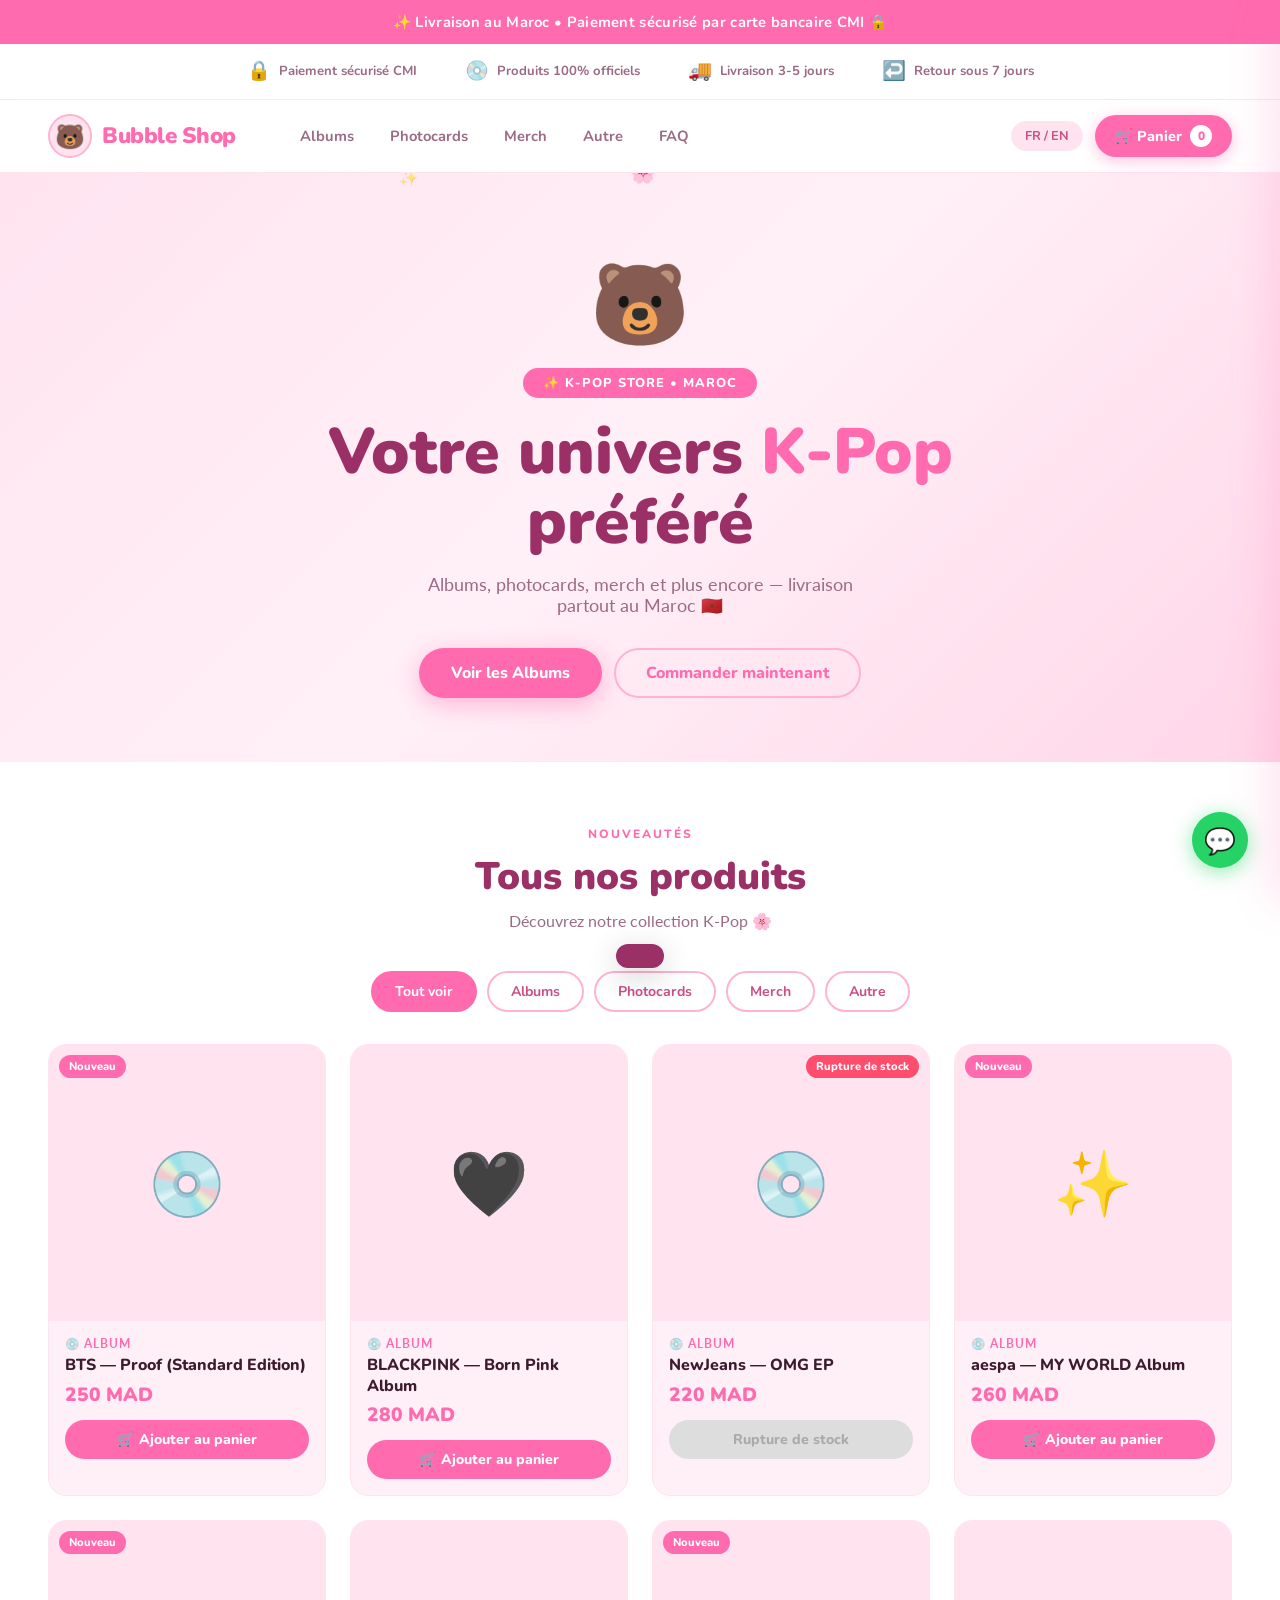
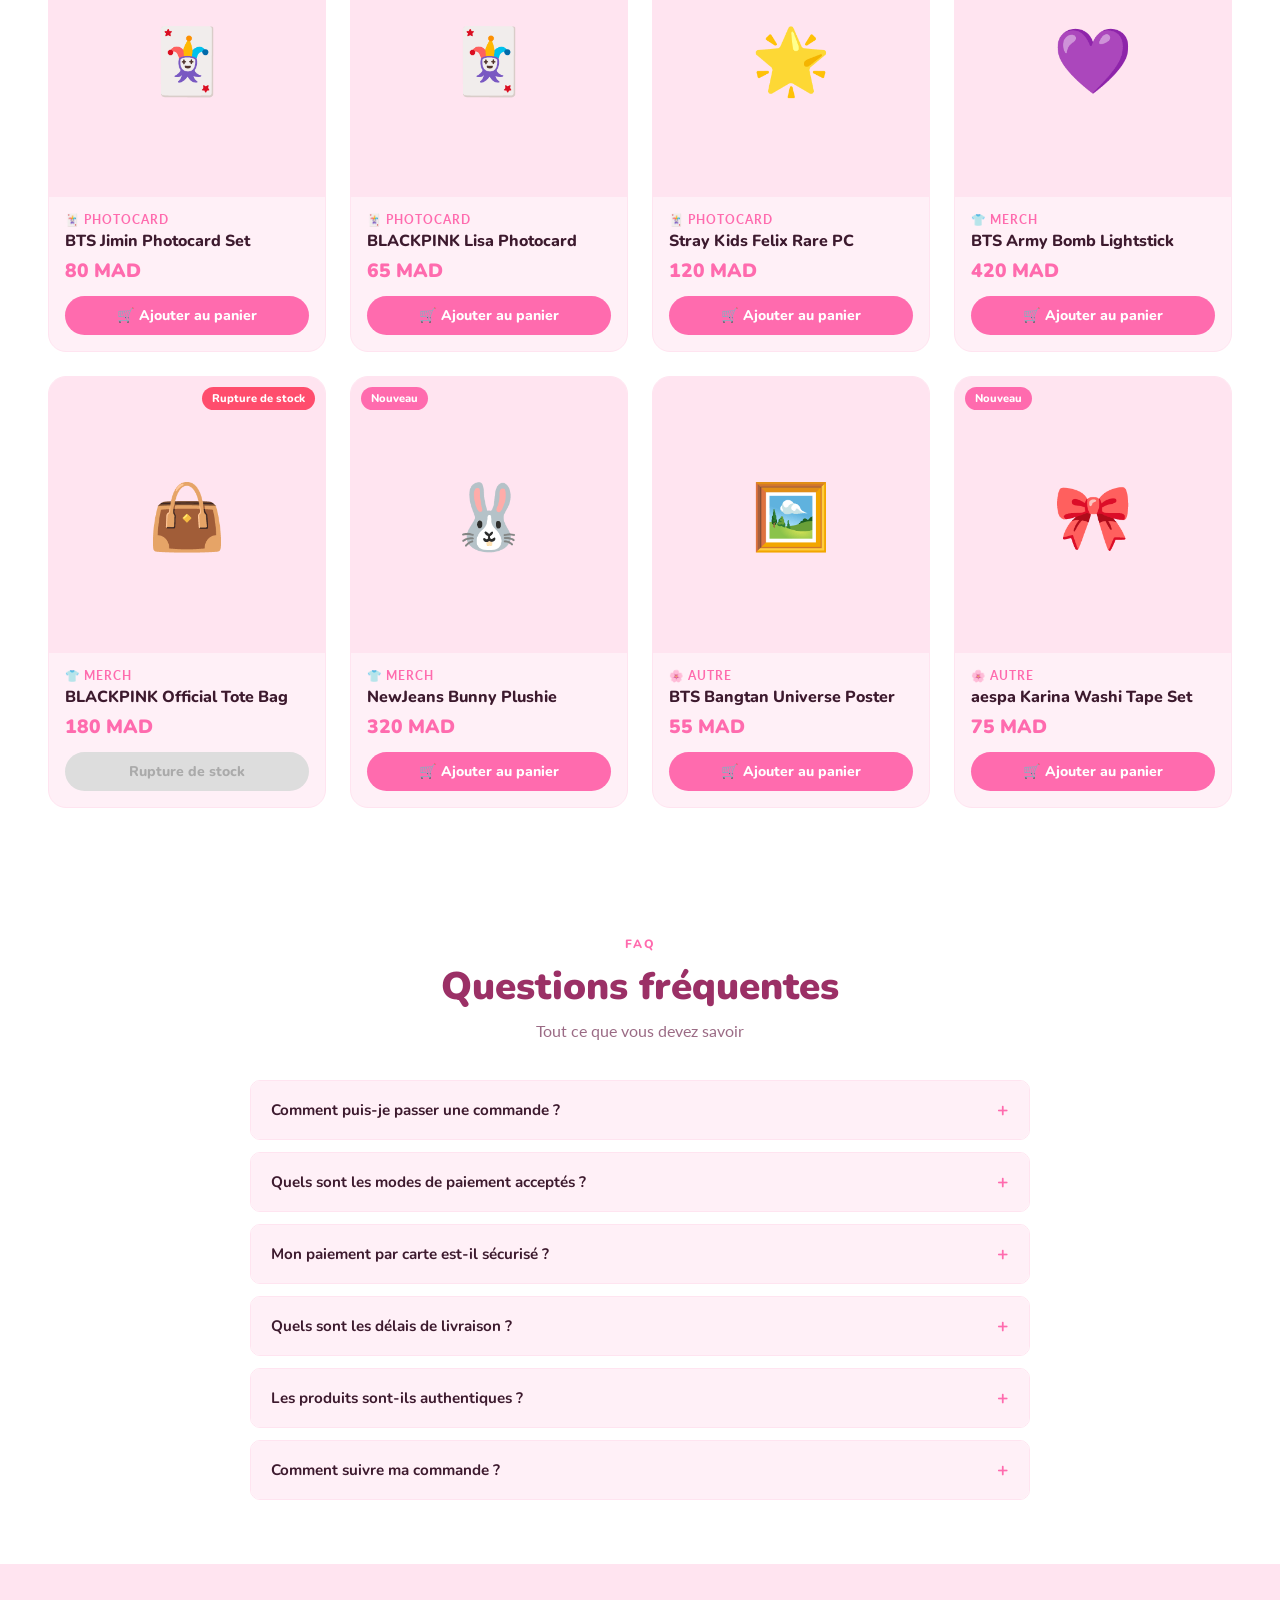
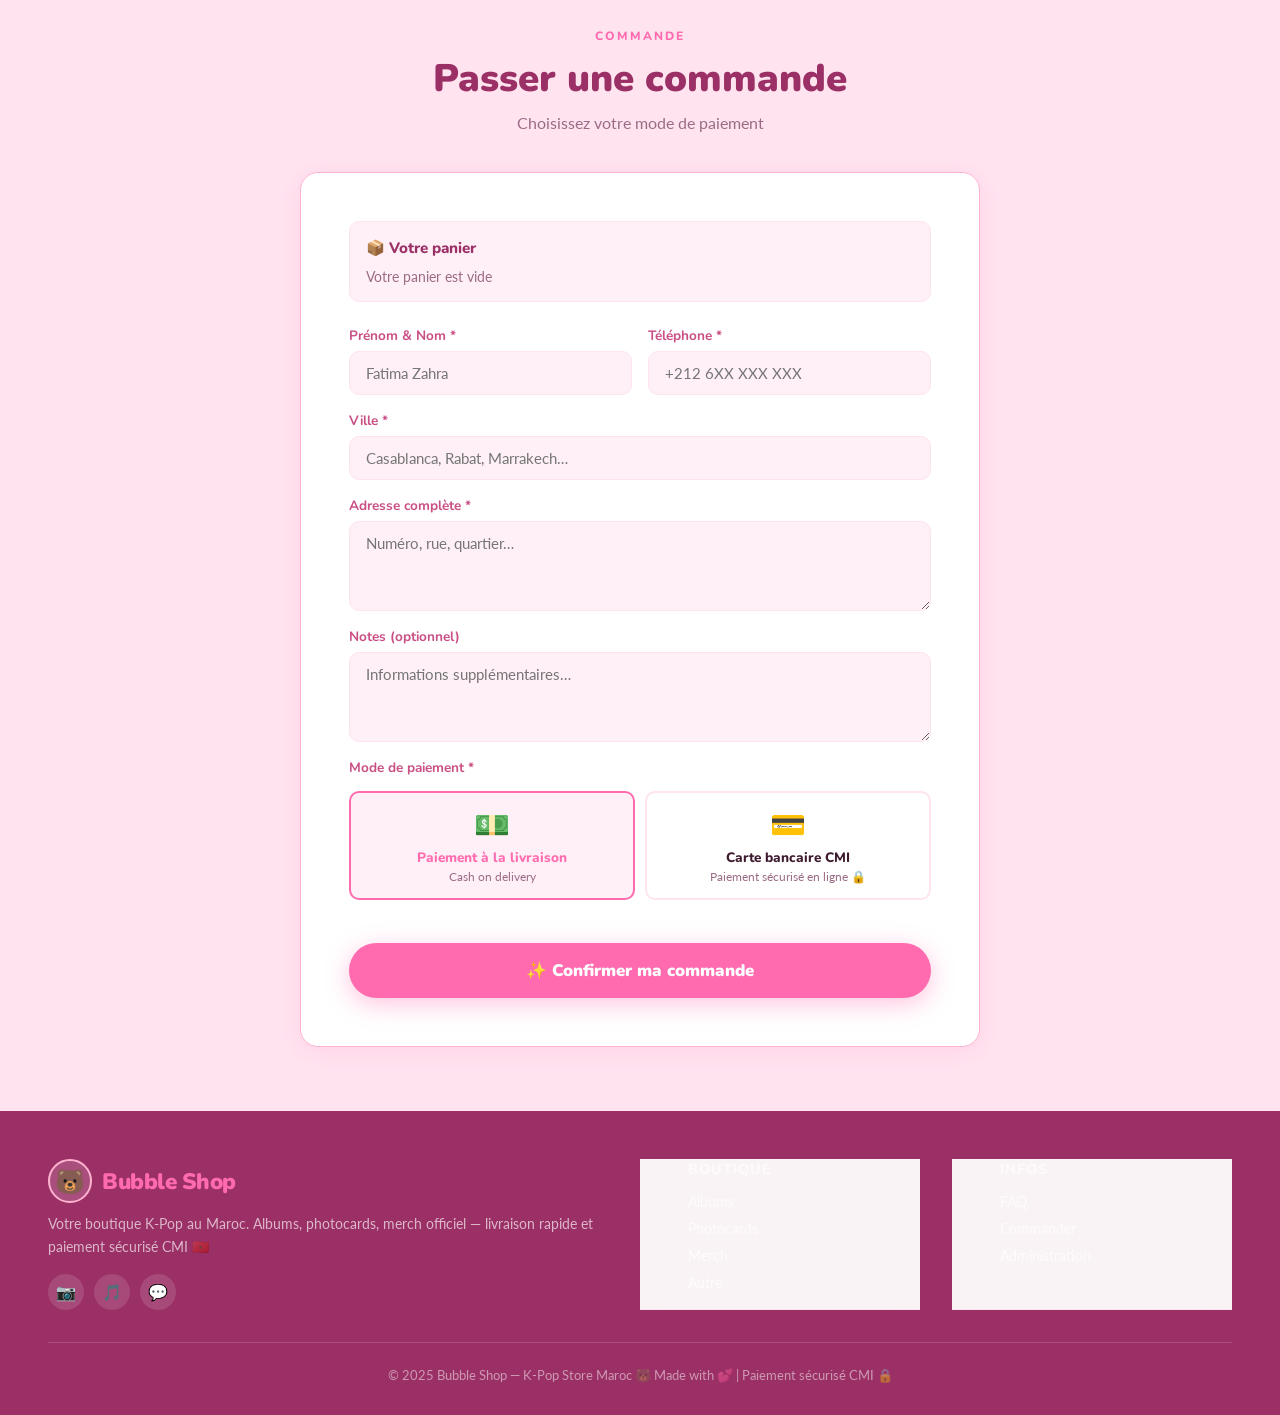
<file: index (1).html>
<!DOCTYPE html>
<html lang="fr">
<head>
<meta charset="UTF-8">
<meta name="viewport" content="width=device-width, initial-scale=1.0">

<!-- ============ SEO META TAGS ============ -->
<title>Bubble Shop 🐻 — Boutique K-Pop au Maroc | Albums, Photocards, Merch</title>
<meta name="description" content="Bubble Shop est votre boutique K-Pop au Maroc. Albums BTS, BLACKPINK, NewJeans, aespa. Photocards, merch officiel. Livraison rapide partout au Maroc 🇲🇦 Paiement sécurisé par carte bancaire.">
<meta name="keywords" content="kpop maroc, boutique kpop maroc, albums kpop maroc, photocards maroc, BTS maroc, BLACKPINK maroc, NewJeans maroc, merch kpop, bubble shop maroc, kpop shop morocco">
<meta name="author" content="Bubble Shop Maroc">
<meta name="robots" content="index, follow">
<meta name="language" content="fr">
<meta name="geo.region" content="MA">
<meta name="geo.country" content="Morocco">
<link rel="canonical" href="https://www.bubbleshop.ma/">

<!-- Open Graph (Facebook, WhatsApp preview) -->
<meta property="og:type" content="website">
<meta property="og:url" content="https://www.bubbleshop.ma/">
<meta property="og:title" content="Bubble Shop 🐻 — Boutique K-Pop au Maroc">
<meta property="og:description" content="Albums, photocards et merch K-Pop livrés partout au Maroc. Paiement sécurisé par carte bancaire CMI.">
<meta property="og:image" content="https://www.bubbleshop.ma/og-image.jpg">
<meta property="og:locale" content="fr_MA">
<meta property="og:site_name" content="Bubble Shop">

<!-- Twitter Card -->
<meta name="twitter:card" content="summary_large_image">
<meta name="twitter:title" content="Bubble Shop 🐻 — Boutique K-Pop au Maroc">
<meta name="twitter:description" content="Albums, photocards et merch K-Pop livrés partout au Maroc. Paiement sécurisé.">
<meta name="twitter:image" content="https://www.bubbleshop.ma/og-image.jpg">

<!-- Schema.org JSON-LD Structured Data -->
<script type="application/ld+json">
{
  "@context": "https://schema.org",
  "@graph": [
    {
      "@type": "Store",
      "@id": "https://www.bubbleshop.ma/#store",
      "name": "Bubble Shop",
      "description": "Boutique K-Pop au Maroc — Albums, Photocards, Merchandise officiel",
      "url": "https://www.bubbleshop.ma/",
      "logo": "https://www.bubbleshop.ma/logo.png",
      "image": "https://www.bubbleshop.ma/og-image.jpg",
      "telephone": "+212600000000",
      "email": "contact@bubbleshop.ma",
      "address": {
        "@type": "PostalAddress",
        "addressCountry": "MA",
        "addressRegion": "Casablanca-Settat"
      },
      "priceRange": "55 MAD - 420 MAD",
      "currenciesAccepted": "MAD",
      "paymentAccepted": "Cash, Credit Card, CMI",
      "openingHours": "Mo-Su 09:00-21:00",
      "sameAs": [
        "https://www.instagram.com/bubbleshopma",
        "https://www.tiktok.com/@bubbleshopma"
      ]
    },
    {
      "@type": "WebSite",
      "@id": "https://www.bubbleshop.ma/#website",
      "url": "https://www.bubbleshop.ma/",
      "name": "Bubble Shop",
      "potentialAction": {
        "@type": "SearchAction",
        "target": "https://www.bubbleshop.ma/?q={search_term_string}",
        "query-input": "required name=search_term_string"
      }
    },
    {
      "@type": "BreadcrumbList",
      "itemListElement": [
        {"@type":"ListItem","position":1,"name":"Accueil","item":"https://www.bubbleshop.ma/"},
        {"@type":"ListItem","position":2,"name":"Albums","item":"https://www.bubbleshop.ma/#albums"},
        {"@type":"ListItem","position":3,"name":"Photocards","item":"https://www.bubbleshop.ma/#photocards"},
        {"@type":"ListItem","position":4,"name":"Merch","item":"https://www.bubbleshop.ma/#merch"}
      ]
    }
  ]
}
</script>

<!-- Performance -->
<link rel="preconnect" href="https://fonts.googleapis.com">
<link rel="preconnect" href="https://fonts.gstatic.com" crossorigin>
<link href="https://fonts.googleapis.com/css2?family=Nunito:wght@400;600;700;800;900&family=Lato:wght@300;400;700&display=swap" rel="stylesheet">

<style>
*{margin:0;padding:0;box-sizing:border-box}
:root{
  --pink:#FF6BAE;
  --pink-light:#FFB3D1;
  --pink-pale:#FFE4F0;
  --pink-ultra:#FFF0F7;
  --pink-deep:#C94F85;
  --pink-dark:#9B3066;
  --white:#FFFFFF;
  --text:#3D1A2E;
  --text-muted:#9B6B85;
  --radius:18px;
  --radius-sm:10px;
  --shadow:0 4px 24px rgba(255,107,174,0.15);
  --shadow-hover:0 8px 36px rgba(255,107,174,0.28);
  --green:#00C07F;
  --green-light:#E8F9F4;
}
html{scroll-behavior:smooth}
body{font-family:'Lato',sans-serif;background:#FFF0F7;color:var(--text);min-height:100vh;overflow-x:hidden}

/* NAV */
nav{
  background:rgba(255,255,255,0.94);
  backdrop-filter:blur(12px);-webkit-backdrop-filter:blur(12px);
  border-bottom:1.5px solid var(--pink-pale);
  position:sticky;top:0;z-index:100;
  padding:0 clamp(1rem,4vw,3rem);
}
.nav-inner{max-width:1280px;margin:0 auto;display:flex;align-items:center;gap:1rem;height:72px}
.logo{display:flex;align-items:center;gap:10px;text-decoration:none;flex-shrink:0}
.logo-bear{width:44px;height:44px;border-radius:50%;background:var(--pink-pale);display:flex;align-items:center;justify-content:center;font-size:24px;border:2px solid var(--pink-light)}
.logo-text{font-family:'Nunito',sans-serif;font-weight:900;font-size:1.4rem;color:var(--pink);letter-spacing:-0.5px}
.nav-links{display:flex;align-items:center;gap:.25rem;margin-left:2rem;flex:1;list-style:none}
.nav-links a{font-family:'Nunito',sans-serif;font-weight:700;font-size:.92rem;color:var(--text-muted);text-decoration:none;padding:8px 16px;border-radius:50px;transition:all .2s;white-space:nowrap}
.nav-links a:hover,.nav-links a.active{background:var(--pink-pale);color:var(--pink)}
.nav-right{display:flex;align-items:center;gap:12px;margin-left:auto}
.lang-btn{font-family:'Nunito',sans-serif;font-weight:700;font-size:.8rem;background:var(--pink-pale);color:var(--pink-deep);border:none;padding:6px 14px;border-radius:50px;cursor:pointer;transition:all .2s}
.lang-btn:hover{background:var(--pink-light);color:white}
.cart-btn{background:var(--pink);color:white;border:none;border-radius:50px;padding:10px 20px;cursor:pointer;font-family:'Nunito',sans-serif;font-weight:800;font-size:.9rem;display:flex;align-items:center;gap:8px;box-shadow:0 4px 16px rgba(255,107,174,.4);transition:all .2s}
.cart-btn:hover{transform:translateY(-2px);box-shadow:0 6px 24px rgba(255,107,174,.5)}
.cart-count{background:white;color:var(--pink);width:22px;height:22px;border-radius:50%;font-size:.75rem;font-weight:900;display:flex;align-items:center;justify-content:center}
.hamburger{display:none;background:none;border:none;cursor:pointer;padding:8px;font-size:1.5rem;color:var(--pink)}
@media(max-width:768px){
  .nav-links{display:none;position:absolute;top:72px;left:0;right:0;background:white;flex-direction:column;padding:1rem;border-bottom:2px solid var(--pink-pale);box-shadow:var(--shadow);margin-left:0}
  .nav-links.open{display:flex}
  .hamburger{display:block}
  .logo-text{font-size:1.1rem}
}

/* HERO */
.hero{background:linear-gradient(135deg,#FFE4F0 0%,#FFF0F7 50%,#FFD6E8 100%);padding:5rem clamp(1rem,4vw,3rem) 4rem;position:relative;overflow:hidden;text-align:center}
.confetti-canvas{position:absolute;top:0;left:0;width:100%;height:100%;pointer-events:none}
.hero-inner{max-width:700px;margin:0 auto;position:relative;z-index:1}
.hero-badge{display:inline-block;background:var(--pink);color:white;font-family:'Nunito',sans-serif;font-weight:800;font-size:.8rem;padding:6px 20px;border-radius:50px;letter-spacing:1px;margin-bottom:1.2rem;animation:fadeDown .6s ease}
.hero h1{font-family:'Nunito',sans-serif;font-weight:900;font-size:clamp(2.2rem,6vw,4rem);color:var(--pink-dark);line-height:1.1;margin-bottom:1rem;animation:fadeDown .7s ease}
.hero h1 span{color:var(--pink)}
.hero p{font-size:1.1rem;color:var(--text-muted);max-width:480px;margin:0 auto 2rem;animation:fadeDown .8s ease}
.hero-cta{display:flex;gap:12px;justify-content:center;flex-wrap:wrap;animation:fadeDown .9s ease}
.btn-primary{background:var(--pink);color:white;font-family:'Nunito',sans-serif;font-weight:800;font-size:1rem;border:none;padding:14px 32px;border-radius:50px;cursor:pointer;box-shadow:0 6px 24px rgba(255,107,174,.45);transition:all .25s;text-decoration:none;display:inline-block}
.btn-primary:hover{transform:translateY(-3px);box-shadow:0 10px 32px rgba(255,107,174,.55)}
.btn-outline{background:transparent;color:var(--pink);font-family:'Nunito',sans-serif;font-weight:800;font-size:1rem;border:2px solid var(--pink-light);padding:12px 30px;border-radius:50px;cursor:pointer;transition:all .25s;text-decoration:none;display:inline-block}
.btn-outline:hover{background:var(--pink-pale);border-color:var(--pink)}
.hero-bear{font-size:5rem;margin-bottom:1rem;display:block;animation:float 3s ease-in-out infinite}
@keyframes float{0%,100%{transform:translateY(0)}50%{transform:translateY(-14px)}}
@keyframes fadeDown{from{opacity:0;transform:translateY(-20px)}to{opacity:1;transform:translateY(0)}}

/* PROMO */
.promo-banner{background:var(--pink);color:white;text-align:center;padding:12px;font-family:'Nunito',sans-serif;font-weight:700;font-size:.92rem;letter-spacing:.3px}

/* TRUST BADGES */
.trust-bar{background:white;border-bottom:1.5px solid var(--pink-pale);padding:.9rem clamp(1rem,4vw,3rem)}
.trust-inner{max-width:1280px;margin:0 auto;display:flex;justify-content:center;gap:clamp(1rem,4vw,3rem);flex-wrap:wrap}
.trust-item{display:flex;align-items:center;gap:8px;font-family:'Nunito',sans-serif;font-weight:700;font-size:.82rem;color:var(--text-muted)}
.trust-item .ti{font-size:1.2rem}

/* SECTIONS */
section{padding:4rem clamp(1rem,4vw,3rem)}
.section-inner{max-width:1280px;margin:0 auto}
.section-header{text-align:center;margin-bottom:2.5rem}
.section-header h2{font-family:'Nunito',sans-serif;font-weight:900;font-size:clamp(1.6rem,3.5vw,2.4rem);color:var(--pink-dark);margin-bottom:.5rem}
.section-header p{color:var(--text-muted);font-size:1rem}
.eyebrow{font-family:'Nunito',sans-serif;font-weight:800;font-size:.75rem;letter-spacing:2px;color:var(--pink);text-transform:uppercase;display:block;margin-bottom:.5rem}

/* CATEGORY PILLS */
.category-bar{display:flex;gap:10px;flex-wrap:wrap;justify-content:center;margin-bottom:2rem}
.cat-pill{font-family:'Nunito',sans-serif;font-weight:700;font-size:.88rem;padding:9px 22px;border-radius:50px;cursor:pointer;border:2px solid var(--pink-light);color:var(--pink-deep);background:white;transition:all .2s}
.cat-pill:hover,.cat-pill.active{background:var(--pink);color:white;border-color:var(--pink)}

/* PRODUCTS */
.products-section{background:white}
.product-grid{display:grid;grid-template-columns:repeat(auto-fill,minmax(240px,1fr));gap:1.5rem}
.product-card{background:var(--pink-ultra);border-radius:var(--radius);overflow:hidden;border:1.5px solid var(--pink-pale);transition:all .3s;cursor:pointer;position:relative}
.product-card:hover{transform:translateY(-6px);box-shadow:var(--shadow-hover);border-color:var(--pink-light)}
.product-img{width:100%;aspect-ratio:1;background:var(--pink-pale);display:flex;align-items:center;justify-content:center;position:relative;overflow:hidden}
.product-img img{width:100%;height:100%;object-fit:cover}
.badge-oos{position:absolute;top:10px;right:10px;background:#FF4D6D;color:white;font-family:'Nunito',sans-serif;font-weight:800;font-size:.7rem;padding:4px 10px;border-radius:50px}
.badge-new{position:absolute;top:10px;left:10px;background:var(--pink);color:white;font-family:'Nunito',sans-serif;font-weight:800;font-size:.7rem;padding:4px 10px;border-radius:50px}
.product-info{padding:1rem}
.product-category{font-size:.72rem;font-weight:700;color:var(--pink);text-transform:uppercase;letter-spacing:1px;margin-bottom:4px}
.product-name{font-family:'Nunito',sans-serif;font-weight:800;font-size:1rem;color:var(--text);margin-bottom:6px;line-height:1.3}
.product-price{font-family:'Nunito',sans-serif;font-weight:900;font-size:1.2rem;color:var(--pink);margin-bottom:12px}
.add-to-cart{width:100%;background:var(--pink);color:white;font-family:'Nunito',sans-serif;font-weight:800;font-size:.88rem;border:none;padding:10px;border-radius:50px;cursor:pointer;transition:all .2s;display:flex;align-items:center;justify-content:center;gap:6px}
.add-to-cart:hover:not(:disabled){background:var(--pink-deep)}
.add-to-cart:disabled{background:#DDD;cursor:not-allowed;color:#AAA}
.add-to-cart.added{background:#4CAF50}

/* CART SIDEBAR */
.cart-overlay{position:fixed;inset:0;background:rgba(61,26,46,.4);z-index:200;opacity:0;pointer-events:none;transition:opacity .3s}
.cart-overlay.open{opacity:1;pointer-events:all}
.cart-sidebar{position:fixed;top:0;right:0;bottom:0;width:min(420px,100vw);background:white;z-index:201;transform:translateX(100%);transition:transform .35s cubic-bezier(.25,.8,.25,1);display:flex;flex-direction:column;box-shadow:-8px 0 40px rgba(255,107,174,.2)}
.cart-sidebar.open{transform:translateX(0)}
.cart-header{background:var(--pink-pale);padding:1.2rem 1.5rem;display:flex;align-items:center;justify-content:space-between;border-bottom:1.5px solid var(--pink-light)}
.cart-header h3{font-family:'Nunito',sans-serif;font-weight:900;color:var(--pink-dark);font-size:1.1rem}
.close-btn{background:none;border:none;cursor:pointer;font-size:1.5rem;color:var(--pink-deep);padding:4px}
.cart-items{flex:1;overflow-y:auto;padding:1rem 1.5rem}
.cart-item{display:flex;gap:12px;align-items:center;padding:12px 0;border-bottom:1px solid var(--pink-pale)}
.cart-item-img{width:64px;height:64px;border-radius:var(--radius-sm);background:var(--pink-pale);display:flex;align-items:center;justify-content:center;font-size:1.8rem;flex-shrink:0;overflow:hidden}
.cart-item-img img{width:100%;height:100%;object-fit:cover}
.cart-item-info{flex:1}
.cart-item-name{font-family:'Nunito',sans-serif;font-weight:700;font-size:.9rem;color:var(--text)}
.cart-item-price{color:var(--pink);font-weight:700;font-size:.9rem;margin-top:4px}
.cart-qty{display:flex;align-items:center;gap:8px;margin-top:6px}
.qty-btn{width:26px;height:26px;border-radius:50%;border:1.5px solid var(--pink-light);background:white;cursor:pointer;font-size:1rem;color:var(--pink);display:flex;align-items:center;justify-content:center;font-family:'Nunito',sans-serif;font-weight:800}
.qty-btn:hover{background:var(--pink-pale)}
.qty-num{font-weight:700;min-width:20px;text-align:center}
.remove-item{background:none;border:none;cursor:pointer;color:#ccc;font-size:1.1rem;padding:4px}
.remove-item:hover{color:#FF4D6D}
.cart-empty{text-align:center;padding:3rem 1rem;color:var(--text-muted)}
.cart-empty .empty-icon{font-size:3rem;margin-bottom:1rem}
.cart-footer{padding:1.5rem;border-top:1.5px solid var(--pink-pale);background:var(--pink-ultra)}
.cart-total{display:flex;justify-content:space-between;align-items:center;margin-bottom:1rem}
.cart-total span:first-child{font-family:'Nunito',sans-serif;font-weight:700;color:var(--text-muted)}
.cart-total .total-amount{font-family:'Nunito',sans-serif;font-weight:900;font-size:1.3rem;color:var(--pink)}
.checkout-btn{width:100%;background:var(--pink);color:white;font-family:'Nunito',sans-serif;font-weight:800;font-size:1rem;border:none;padding:14px;border-radius:50px;cursor:pointer;box-shadow:0 4px 16px rgba(255,107,174,.4);transition:all .2s}
.checkout-btn:hover{background:var(--pink-deep);transform:translateY(-2px)}

/* ============ PAYMENT MODAL ============ */
.modal-overlay{position:fixed;inset:0;background:rgba(30,10,20,.55);z-index:300;opacity:0;pointer-events:none;transition:opacity .3s;display:flex;align-items:center;justify-content:center;padding:1rem}
.modal-overlay.open{opacity:1;pointer-events:all}
.payment-modal{background:white;border-radius:24px;width:100%;max-width:520px;max-height:90vh;overflow-y:auto;box-shadow:0 20px 60px rgba(0,0,0,.2);position:relative;animation:slideUp .35s cubic-bezier(.25,.8,.25,1)}
@keyframes slideUp{from{transform:translateY(40px);opacity:0}to{transform:translateY(0);opacity:1}}
.payment-header{background:linear-gradient(135deg,var(--pink-dark),var(--pink));color:white;padding:1.5rem 2rem;border-radius:24px 24px 0 0;position:relative}
.payment-header h3{font-family:'Nunito',sans-serif;font-weight:900;font-size:1.2rem;margin-bottom:4px}
.payment-header p{font-size:.85rem;opacity:.85}
.payment-close{position:absolute;top:1rem;right:1rem;background:rgba(255,255,255,.2);border:none;color:white;width:32px;height:32px;border-radius:50%;cursor:pointer;font-size:1.1rem;display:flex;align-items:center;justify-content:center}
.payment-close:hover{background:rgba(255,255,255,.35)}
.payment-body{padding:1.5rem 2rem 2rem}

/* Secure badge */
.secure-badge{display:flex;align-items:center;gap:10px;background:var(--green-light);border:1.5px solid #B2EAD7;border-radius:var(--radius-sm);padding:10px 14px;margin-bottom:1.5rem}
.secure-badge .shield{font-size:1.4rem}
.secure-badge-text{font-family:'Nunito',sans-serif;font-weight:700;font-size:.82rem;color:#007A52}
.secure-badge-text span{display:block;font-weight:400;font-size:.75rem;color:#009965;margin-top:1px}

/* Order summary in modal */
.modal-summary{background:var(--pink-ultra);border-radius:var(--radius-sm);padding:1rem 1.2rem;margin-bottom:1.5rem;border:1.5px solid var(--pink-pale)}
.modal-summary h4{font-family:'Nunito',sans-serif;font-weight:800;font-size:.88rem;color:var(--pink-dark);margin-bottom:8px}
.modal-sum-item{display:flex;justify-content:space-between;font-size:.83rem;color:var(--text-muted);padding:3px 0}
.modal-sum-total{display:flex;justify-content:space-between;font-family:'Nunito',sans-serif;font-weight:900;color:var(--pink-dark);font-size:1rem;border-top:1px solid var(--pink-light);margin-top:8px;padding-top:8px}

/* Card form */
.card-form-section{margin-bottom:1.2rem}
.card-label{font-family:'Nunito',sans-serif;font-weight:700;font-size:.82rem;color:var(--pink-deep);display:block;margin-bottom:6px}
.card-input{width:100%;padding:12px 14px;border:1.5px solid #E8D5E0;border-radius:var(--radius-sm);font-family:'Lato',sans-serif;font-size:.95rem;color:var(--text);background:#FAFAFA;transition:border-color .2s;outline:none}
.card-input:focus{border-color:var(--pink);background:white}
.card-row{display:grid;grid-template-columns:1fr 1fr;gap:12px}
.card-number-wrap{position:relative}
.card-number-wrap input{padding-right:48px}
.card-brand-icon{position:absolute;right:12px;top:50%;transform:translateY(-50%);font-size:1.3rem;pointer-events:none}
.cvv-wrap{position:relative}
.cvv-info{position:absolute;right:10px;top:50%;transform:translateY(-50%);cursor:help;color:var(--text-muted);font-size:.9rem}

/* CMI logos row */
.cmi-row{display:flex;align-items:center;gap:8px;flex-wrap:wrap;margin-top:1rem;margin-bottom:1.4rem}
.cmi-badge{background:#F5F5F5;border:1.5px solid #E0E0E0;border-radius:8px;padding:5px 12px;font-family:'Nunito',sans-serif;font-weight:800;font-size:.75rem;color:#555;display:flex;align-items:center;gap:4px}
.cmi-badge.cmi-main{background:#00529B;color:white;border-color:#00529B}
.cmi-badge.visa{background:#1A1F71;color:white;border-color:#1A1F71}
.cmi-badge.mc{background:#EB001B;color:white;border-color:#EB001B}

/* Pay button */
.pay-btn{width:100%;background:var(--green);color:white;font-family:'Nunito',sans-serif;font-weight:900;font-size:1.05rem;border:none;padding:16px;border-radius:50px;cursor:pointer;box-shadow:0 6px 24px rgba(0,192,127,.35);transition:all .25s;display:flex;align-items:center;justify-content:center;gap:8px;margin-top:1rem}
.pay-btn:hover{background:#00A86B;transform:translateY(-2px);box-shadow:0 10px 32px rgba(0,192,127,.45)}
.pay-btn:disabled{background:#CCC;cursor:not-allowed;transform:none;box-shadow:none}
.pay-footer{text-align:center;font-size:.75rem;color:var(--text-muted);margin-top:12px;line-height:1.6}

/* Payment processing */
.payment-processing{text-align:center;padding:2rem 1rem;display:none}
.spinner{width:56px;height:56px;border:4px solid var(--pink-pale);border-top-color:var(--pink);border-radius:50%;animation:spin 1s linear infinite;margin:0 auto 1rem}
@keyframes spin{to{transform:rotate(360deg)}}
.payment-processing h4{font-family:'Nunito',sans-serif;font-weight:800;color:var(--pink-dark);margin-bottom:.5rem}
.payment-processing p{color:var(--text-muted);font-size:.9rem}
.payment-success{text-align:center;padding:2rem 1rem;display:none}
.success-icon{font-size:4rem;margin-bottom:1rem;animation:popIn .5s cubic-bezier(.25,.8,.25,1)}
@keyframes popIn{from{transform:scale(0)}to{transform:scale(1)}}
.payment-success h4{font-family:'Nunito',sans-serif;font-weight:900;color:#007A52;font-size:1.3rem;margin-bottom:.5rem}
.payment-success p{color:var(--text-muted);font-size:.9rem;line-height:1.6}
.order-ref{font-family:'Nunito',sans-serif;font-weight:800;color:var(--pink-dark);font-size:.9rem;background:var(--pink-ultra);padding:8px 16px;border-radius:50px;display:inline-block;margin-top:12px}

/* ORDER FORM (delivery) */
.order-section{background:var(--pink-pale)}
.order-form-container{max-width:680px;margin:0 auto;background:white;border-radius:var(--radius);padding:clamp(1.5rem,4vw,3rem);box-shadow:var(--shadow);border:1.5px solid var(--pink-light)}
.form-grid{display:grid;grid-template-columns:1fr 1fr;gap:1rem}
@media(max-width:600px){.form-grid{grid-template-columns:1fr}}
.form-group{display:flex;flex-direction:column;gap:6px}
.form-group.full{grid-column:1/-1}
.form-group label{font-family:'Nunito',sans-serif;font-weight:700;font-size:.85rem;color:var(--pink-deep)}
.form-group input,.form-group textarea,.form-group select{padding:12px 16px;border:1.5px solid var(--pink-pale);border-radius:var(--radius-sm);font-family:'Lato',sans-serif;font-size:.95rem;color:var(--text);background:var(--pink-ultra);transition:border-color .2s;outline:none}
.form-group input:focus,.form-group textarea:focus,.form-group select:focus{border-color:var(--pink);background:white}
.form-group textarea{resize:vertical;min-height:90px}

/* Payment method chooser */
.pay-method-row{display:grid;grid-template-columns:1fr 1fr;gap:10px;margin-bottom:1.2rem;grid-column:1/-1}
.pay-method-card{border:2px solid var(--pink-pale);border-radius:var(--radius-sm);padding:14px;cursor:pointer;transition:all .2s;background:white;text-align:center}
.pay-method-card:hover{border-color:var(--pink-light);background:var(--pink-ultra)}
.pay-method-card.selected{border-color:var(--pink);background:var(--pink-ultra)}
.pay-method-card .pm-icon{font-size:1.8rem;margin-bottom:6px}
.pay-method-card .pm-label{font-family:'Nunito',sans-serif;font-weight:800;font-size:.85rem;color:var(--text)}
.pay-method-card .pm-sub{font-size:.75rem;color:var(--text-muted);margin-top:2px}
.pay-method-card.selected .pm-label{color:var(--pink)}

.order-cart-summary{background:var(--pink-ultra);border-radius:var(--radius-sm);padding:1rem;margin-bottom:1.5rem;border:1.5px solid var(--pink-pale)}
.order-cart-summary h4{font-family:'Nunito',sans-serif;font-weight:800;color:var(--pink-dark);margin-bottom:10px;font-size:.95rem}
.summary-item{display:flex;justify-content:space-between;font-size:.88rem;padding:4px 0;color:var(--text-muted)}
.summary-total{border-top:1px solid var(--pink-light);margin-top:8px;padding-top:8px;display:flex;justify-content:space-between;font-family:'Nunito',sans-serif;font-weight:800;color:var(--pink-dark)}
.submit-order{width:100%;background:var(--pink);color:white;font-family:'Nunito',sans-serif;font-weight:900;font-size:1.05rem;border:none;padding:16px;border-radius:50px;cursor:pointer;box-shadow:0 6px 24px rgba(255,107,174,.4);transition:all .25s;margin-top:1.5rem}
.submit-order:hover{background:var(--pink-deep);transform:translateY(-3px)}
.success-msg{background:#E8F5E9;border:2px solid #4CAF50;border-radius:var(--radius-sm);padding:1rem 1.5rem;text-align:center;color:#2E7D32;font-family:'Nunito',sans-serif;font-weight:700;display:none;margin-top:1rem}

/* FAQ */
.faq-section{background:white}
.faq-list{max-width:780px;margin:0 auto;display:flex;flex-direction:column;gap:12px}
.faq-item{border:1.5px solid var(--pink-pale);border-radius:var(--radius-sm);overflow:hidden;transition:all .2s}
.faq-item:hover{border-color:var(--pink-light)}
.faq-q{width:100%;background:var(--pink-ultra);border:none;padding:16px 20px;cursor:pointer;display:flex;justify-content:space-between;align-items:center;font-family:'Nunito',sans-serif;font-weight:700;font-size:.95rem;color:var(--text);text-align:left}
.faq-icon{font-size:1.2rem;color:var(--pink);transition:transform .3s;flex-shrink:0}
.faq-item.open .faq-icon{transform:rotate(45deg)}
.faq-a{max-height:0;overflow:hidden;transition:max-height .35s ease,padding .3s;padding:0 20px;font-size:.92rem;color:var(--text-muted);line-height:1.7;background:white}
.faq-item.open .faq-a{max-height:220px;padding:14px 20px}

/* FOOTER */
footer{background:var(--pink-dark);color:white;padding:3rem clamp(1rem,4vw,3rem) 2rem}
.footer-inner{max-width:1280px;margin:0 auto}
.footer-grid{display:grid;grid-template-columns:2fr 1fr 1fr;gap:2rem;margin-bottom:2rem}
@media(max-width:640px){.footer-grid{grid-template-columns:1fr}}
.footer-desc{font-size:.88rem;color:rgba(255,255,255,.65);margin-top:10px;line-height:1.6}
.footer-title{font-family:'Nunito',sans-serif;font-weight:800;font-size:.9rem;margin-bottom:12px;opacity:.6;letter-spacing:1px;text-transform:uppercase}
.footer-links{list-style:none;display:flex;flex-direction:column;gap:8px}
.footer-links a{color:rgba(255,255,255,.75);text-decoration:none;font-size:.88rem;transition:color .2s}
.footer-links a:hover{color:var(--pink-light)}
.footer-bottom{border-top:1px solid rgba(255,255,255,.15);padding-top:1.5rem;text-align:center;font-size:.82rem;color:rgba(255,255,255,.5)}
.social-links{display:flex;gap:10px;margin-top:1rem}
.social-link{width:36px;height:36px;border-radius:50%;background:rgba(255,255,255,.12);display:flex;align-items:center;justify-content:center;color:white;text-decoration:none;font-size:1rem;transition:all .2s}
.social-link:hover{background:var(--pink)}

/* PAGE PANELS */
.page-panel{display:none}
.page-panel.active{display:block}

/* TOAST */
.toast{position:fixed;bottom:2rem;left:50%;transform:translateX(-50%) translateY(100px);background:var(--pink-dark);color:white;font-family:'Nunito',sans-serif;font-weight:700;font-size:.9rem;padding:12px 24px;border-radius:50px;z-index:400;transition:transform .35s cubic-bezier(.25,.8,.25,1);white-space:nowrap;box-shadow:0 8px 32px rgba(0,0,0,.2)}
.toast.show{transform:translateX(-50%) translateY(0)}

/* FLOATING HEARTS */
.floating-hearts{position:fixed;pointer-events:none;z-index:150;top:0;left:0;width:100%;height:0}
.heart-particle{position:absolute;font-size:1.2rem;animation:floatUp 2s ease-out forwards;opacity:1}
@keyframes floatUp{to{transform:translateY(-120px) scale(.3);opacity:0}}

/* WA FAB */
.wa-fab{position:fixed;bottom:2rem;right:2rem;z-index:150;background:#25D366;color:white;width:56px;height:56px;border-radius:50%;border:none;cursor:pointer;font-size:1.6rem;box-shadow:0 4px 20px rgba(37,211,102,.5);transition:all .2s;display:flex;align-items:center;justify-content:center;text-decoration:none}
.wa-fab:hover{transform:scale(1.1)}

/* SEO INVISIBLE H1 helper for cat pages */
.sr-only{position:absolute;width:1px;height:1px;padding:0;margin:-1px;overflow:hidden;clip:rect(0,0,0,0);white-space:nowrap;border:0}
</style>
</head>
<body>

<!-- SEO: Hidden structured content for indexing -->
<div class="sr-only">
  <h1>Bubble Shop — Boutique K-Pop au Maroc</h1>
  <p>Achetez vos albums K-Pop, photocards, merch officiel. Livraison au Maroc. Paiement sécurisé CMI.</p>
</div>

<div class="promo-banner">✨ Livraison au Maroc • Paiement sécurisé par carte bancaire CMI 🔒</div>

<!-- TRUST BAR -->
<div class="trust-bar" aria-label="Garanties">
  <div class="trust-inner">
    <div class="trust-item"><span class="ti">🔒</span> Paiement sécurisé CMI</div>
    <div class="trust-item"><span class="ti">💿</span> Produits 100% officiels</div>
    <div class="trust-item"><span class="ti">🚚</span> Livraison 3-5 jours</div>
    <div class="trust-item"><span class="ti">↩️</span> Retour sous 7 jours</div>
  </div>
</div>

<!-- NAV -->
<nav role="navigation" aria-label="Navigation principale">
  <div class="nav-inner">
    <a href="#" class="logo" onclick="showPage('home')" aria-label="Bubble Shop — Accueil">
      <div class="logo-bear" aria-hidden="true">🐻</div>
      <span class="logo-text">Bubble Shop</span>
    </a>
    <button class="hamburger" onclick="toggleMenu()" aria-label="Ouvrir le menu" aria-expanded="false">☰</button>
    <ul class="nav-links" id="navLinks" role="menubar">
      <li role="none"><a href="#" onclick="showPage('albums')" id="nav-albums" role="menuitem">Albums</a></li>
      <li role="none"><a href="#" onclick="showPage('photocards')" id="nav-photocards" role="menuitem">Photocards</a></li>
      <li role="none"><a href="#" onclick="showPage('merch')" id="nav-merch" role="menuitem">Merch</a></li>
      <li role="none"><a href="#" onclick="showPage('other')" id="nav-other" role="menuitem">Autre</a></li>
      <li role="none"><a href="#faq" role="menuitem">FAQ</a></li>
    </ul>
    <div class="nav-right">
      <button class="lang-btn" onclick="toggleLang()" aria-label="Changer la langue">FR / EN</button>
      <button class="cart-btn" onclick="toggleCart()" aria-label="Voir le panier">
        🛒 Panier <span class="cart-count" id="cartCount" aria-live="polite">0</span>
      </button>
    </div>
  </div>
</nav>

<!-- CART SIDEBAR -->
<div class="cart-overlay" id="cartOverlay" onclick="toggleCart()" aria-hidden="true"></div>
<aside class="cart-sidebar" id="cartSidebar" aria-label="Panier" role="complementary">
  <div class="cart-header">
    <h3 id="cartTitle">🛒 Mon Panier</h3>
    <button class="close-btn" onclick="toggleCart()" aria-label="Fermer le panier">✕</button>
  </div>
  <div class="cart-items" id="cartItems">
    <div class="cart-empty">
      <div class="empty-icon" aria-hidden="true">🛒</div>
      <p id="cartEmptyMsg">Votre panier est vide</p>
      <p style="font-size:.85rem;margin-top:8px;color:#bbb" id="cartEmptyHint">Ajoutez des produits pour commencer !</p>
    </div>
  </div>
  <div class="cart-footer">
    <div class="cart-total">
      <span id="totalLabel">Total</span>
      <span class="total-amount" id="cartTotal" aria-live="polite">0 MAD</span>
    </div>
    <button class="checkout-btn" onclick="goToCheckout()" id="checkoutBtn">Commander maintenant →</button>
  </div>
</aside>

<!-- ============ CMI PAYMENT MODAL ============ -->
<div class="modal-overlay" id="paymentModal" role="dialog" aria-modal="true" aria-labelledby="modalTitle">
  <div class="payment-modal">
    <div class="payment-header">
      <h3 id="modalTitle">🔒 Paiement sécurisé</h3>
      <p id="modalSubtitle">Powered by CMI — Centre Monétique Interbancaire</p>
      <button class="payment-close" onclick="closePaymentModal()" aria-label="Fermer">✕</button>
    </div>
    <div class="payment-body" id="paymentBody">

      <!-- Secure badge -->
      <div class="secure-badge" role="note">
        <span class="shield" aria-hidden="true">🛡️</span>
        <div class="secure-badge-text">
          Connexion SSL 256-bit sécurisée
          <span>Vos données bancaires sont chiffrées et protégées</span>
        </div>
      </div>

      <!-- CMI Accepted cards -->
      <div class="cmi-row" aria-label="Cartes acceptées">
        <div class="cmi-badge cmi-main">🏦 CMI</div>
        <div class="cmi-badge visa">VISA</div>
        <div class="cmi-badge mc">Mastercard</div>
        <div class="cmi-badge">CIH</div>
        <div class="cmi-badge">Banque Populaire</div>
        <div class="cmi-badge">BMCE</div>
        <div class="cmi-badge">Attijariwafa</div>
      </div>

      <!-- Order summary -->
      <div class="modal-summary" id="modalSummary">
        <h4 id="modalSummaryTitle">📦 Récapitulatif de commande</h4>
        <div id="modalSummaryItems"></div>
        <div class="modal-sum-total">
          <span id="modalTotalLabel">Total à payer</span>
          <span id="modalTotalAmount">0 MAD</span>
        </div>
      </div>

      <!-- Card form -->
      <form id="cardForm" onsubmit="processPayment(event)" novalidate>
        <div class="card-form-section">
          <label class="card-label" for="cardName" id="lCardName">Nom sur la carte</label>
          <input class="card-input" type="text" id="cardName" placeholder="FATIMA ZAHRA ALAMI" autocomplete="cc-name" required aria-required="true">
        </div>
        <div class="card-form-section">
          <label class="card-label" for="cardNumber" id="lCardNumber">Numéro de carte</label>
          <div class="card-number-wrap">
            <input class="card-input" type="tel" id="cardNumber" placeholder="0000 0000 0000 0000" maxlength="19" autocomplete="cc-number" required aria-required="true" oninput="formatCardNumber(this)">
            <span class="card-brand-icon" id="cardBrandIcon" aria-hidden="true">💳</span>
          </div>
        </div>
        <div class="card-row card-form-section">
          <div>
            <label class="card-label" for="cardExpiry" id="lCardExpiry">Date d'expiration</label>
            <input class="card-input" type="tel" id="cardExpiry" placeholder="MM/AA" maxlength="5" autocomplete="cc-exp" required aria-required="true" oninput="formatExpiry(this)">
          </div>
          <div>
            <label class="card-label" for="cardCVV" id="lCardCVV">Code CVV</label>
            <div class="cvv-wrap">
              <input class="card-input" type="password" id="cardCVV" placeholder="•••" maxlength="4" autocomplete="cc-csc" required aria-required="true" oninput="this.value=this.value.replace(/\D/g,'')">
              <span class="cvv-info" title="3 chiffres au dos de votre carte" aria-label="3 chiffres au dos de votre carte">ℹ️</span>
            </div>
          </div>
        </div>
        <button type="submit" class="pay-btn" id="payBtn">
          🔒 <span id="payBtnText">Payer maintenant</span>
        </button>
        <p class="pay-footer" id="payFooter">En cliquant sur "Payer", vous acceptez nos <a href="#" style="color:var(--pink-deep)">conditions générales de vente</a>. Transaction sécurisée par CMI 🔒</p>
      </form>

      <!-- Processing overlay -->
      <div class="payment-processing" id="payProcessing">
        <div class="spinner" aria-hidden="true"></div>
        <h4 id="processTitle">Traitement en cours…</h4>
        <p id="processDesc">Veuillez ne pas fermer cette page</p>
      </div>

      <!-- Success -->
      <div class="payment-success" id="paySuccess">
        <div class="success-icon" aria-hidden="true">✅</div>
        <h4 id="successPayTitle">Paiement confirmé !</h4>
        <p id="successPayDesc">Votre paiement a été traité avec succès. Vous recevrez une confirmation par SMS.</p>
        <div class="order-ref" id="orderRef"></div>
        <br><br>
        <button class="btn-primary" onclick="closePaymentModal()" style="margin-top:.5rem" id="closeSuccessBtn">Retour à la boutique</button>
      </div>
    </div>
  </div>
</div>

<!-- MAIN -->
<main id="main-content">

<!-- HOME -->
<div class="page-panel active" id="page-home">
  <section class="hero" aria-label="Présentation Bubble Shop">
    <canvas class="confetti-canvas" id="confettiCanvas" aria-hidden="true"></canvas>
    <div class="hero-inner">
      <span class="hero-bear" aria-hidden="true">🐻</span>
      <div class="hero-badge" id="heroBadge">✨ K-POP STORE • MAROC</div>
      <h1 id="heroTitle">Votre univers <span>K-Pop</span> préféré</h1>
      <p id="heroDesc">Albums, photocards, merch et plus encore — livraison partout au Maroc 🇲🇦</p>
      <div class="hero-cta">
        <a href="#" class="btn-primary" onclick="showPage('albums')" id="heroBtn1">Voir les Albums</a>
        <a href="#order" class="btn-outline" id="heroBtn2">Commander maintenant</a>
      </div>
    </div>
  </section>

  <section class="products-section" aria-labelledby="allProductsTitle">
    <div class="section-inner">
      <div class="section-header">
        <span class="eyebrow" id="newLabel">NOUVEAUTÉS</span>
        <h2 id="allProductsTitle">Tous nos produits</h2>
        <p id="allProductsDesc">Découvrez notre collection K-Pop 🌸</p>
      </div>
      <div class="category-bar" id="mainCatBar" role="group" aria-label="Filtres">
        <button class="cat-pill active" onclick="filterProducts('all',this)" id="catAll">Tout voir</button>
        <button class="cat-pill" onclick="filterProducts('albums',this)" id="catAlbums">Albums</button>
        <button class="cat-pill" onclick="filterProducts('photocards',this)" id="catPhotocards">Photocards</button>
        <button class="cat-pill" onclick="filterProducts('merch',this)" id="catMerch">Merch</button>
        <button class="cat-pill" onclick="filterProducts('other',this)" id="catOther">Autre</button>
      </div>
      <div class="product-grid" id="mainProductGrid" role="list" aria-label="Produits"></div>
    </div>
  </section>

  <section class="faq-section" id="faq" aria-labelledby="faqTitle">
    <div class="section-inner">
      <div class="section-header">
        <span class="eyebrow">FAQ</span>
        <h2 id="faqTitle">Questions fréquentes</h2>
        <p id="faqDesc">Tout ce que vous devez savoir</p>
      </div>
      <div class="faq-list" id="faqList"></div>
    </div>
  </section>

  <section class="order-section" id="order" aria-labelledby="orderTitle">
    <div class="section-inner">
      <div class="section-header">
        <span class="eyebrow" id="orderEyebrow">COMMANDE</span>
        <h2 id="orderTitle">Passer une commande</h2>
        <p id="orderDesc">Choisissez votre mode de paiement</p>
      </div>
      <div class="order-form-container">
        <div class="order-cart-summary" id="orderSummary">
          <h4 id="summaryTitle">📦 Votre panier</h4>
          <div id="summaryItems"><p style="color:var(--text-muted);font-size:.88rem" id="summaryEmpty">Votre panier est vide</p></div>
          <div class="summary-total" id="summaryTotal" style="display:none">
            <span id="totalLabelForm">Total</span>
            <span id="summaryTotalAmount">0 MAD</span>
          </div>
        </div>
        <form id="orderForm" onsubmit="handleOrderSubmit(event)" novalidate>
          <div class="form-grid">
            <div class="form-group">
              <label id="labelName">Prénom & Nom *</label>
              <input type="text" id="fname" placeholder="Fatima Zahra" required autocomplete="name">
            </div>
            <div class="form-group">
              <label id="labelPhone">Téléphone *</label>
              <input type="tel" id="fphone" placeholder="+212 6XX XXX XXX" required autocomplete="tel">
            </div>
            <div class="form-group full">
              <label id="labelCity">Ville *</label>
              <input type="text" id="fcity" placeholder="Casablanca, Rabat, Marrakech…" required autocomplete="address-level2">
            </div>
            <div class="form-group full">
              <label id="labelAddress">Adresse complète *</label>
              <textarea id="faddress" placeholder="Numéro, rue, quartier…" required autocomplete="street-address"></textarea>
            </div>
            <div class="form-group full">
              <label id="labelNotes">Notes (optionnel)</label>
              <textarea id="fnotes" placeholder="Informations supplémentaires…"></textarea>
            </div>
            <!-- Payment method selection -->
            <div class="pay-method-row" role="group" aria-labelledby="payMethodLabel">
              <p id="payMethodLabel" style="grid-column:1/-1;font-family:'Nunito',sans-serif;font-weight:700;color:var(--pink-deep);font-size:.85rem;margin-bottom:4px" id="payMethodLabelText">Mode de paiement *</p>
              <div class="pay-method-card selected" id="pm-cod" onclick="selectPayMethod('cod')" role="radio" aria-checked="true" tabindex="0">
                <div class="pm-icon" aria-hidden="true">💵</div>
                <div class="pm-label" id="pmCodLabel">Paiement à la livraison</div>
                <div class="pm-sub" id="pmCodSub">Cash on delivery</div>
              </div>
              <div class="pay-method-card" id="pm-card" onclick="selectPayMethod('card')" role="radio" aria-checked="false" tabindex="0">
                <div class="pm-icon" aria-hidden="true">💳</div>
                <div class="pm-label" id="pmCardLabel">Carte bancaire CMI</div>
                <div class="pm-sub" id="pmCardSub">Paiement sécurisé en ligne 🔒</div>
              </div>
            </div>
          </div>
          <button type="submit" class="submit-order" id="submitBtn">✨ Confirmer ma commande</button>
        </form>
        <div class="success-msg" id="successMsg">🎉 Commande confirmée ! Nous vous contacterons sous 24h pour finaliser la livraison.</div>
      </div>
    </div>
  </section>
</div>

<!-- ALBUMS PAGE -->
<div class="page-panel" id="page-albums">
  <div class="hero" style="padding:3rem clamp(1rem,4vw,3rem)">
    <div class="hero-inner">
      <div class="hero-badge">💿 ALBUMS</div>
      <h1 style="font-size:clamp(1.8rem,4vw,3rem)" id="albumsPageTitle">Albums K-Pop</h1>
      <p id="albumsPageDesc">Toutes les dernières sorties de vos groupes favoris</p>
    </div>
  </div>
  <section class="products-section" aria-label="Albums K-Pop">
    <div class="section-inner"><div class="product-grid" id="albumsGrid" role="list"></div></div>
  </section>
</div>

<!-- PHOTOCARDS PAGE -->
<div class="page-panel" id="page-photocards">
  <div class="hero" style="padding:3rem clamp(1rem,4vw,3rem)">
    <div class="hero-inner">
      <div class="hero-badge">🃏 PHOTOCARDS</div>
      <h1 style="font-size:clamp(1.8rem,4vw,3rem)" id="photocardsPageTitle">Photocards</h1>
      <p id="photocardsPageDesc">Photocards officielles et inclusions spéciales</p>
    </div>
  </div>
  <section class="products-section" aria-label="Photocards K-Pop">
    <div class="section-inner"><div class="product-grid" id="photocardsGrid" role="list"></div></div>
  </section>
</div>

<!-- MERCH PAGE -->
<div class="page-panel" id="page-merch">
  <div class="hero" style="padding:3rem clamp(1rem,4vw,3rem)">
    <div class="hero-inner">
      <div class="hero-badge">👕 MERCH</div>
      <h1 style="font-size:clamp(1.8rem,4vw,3rem)" id="merchPageTitle">Merchandise</h1>
      <p id="merchPageDesc">Vêtements, accessoires et objets de collection</p>
    </div>
  </div>
  <section class="products-section" aria-label="Merch K-Pop">
    <div class="section-inner"><div class="product-grid" id="merchGrid" role="list"></div></div>
  </section>
</div>

<!-- OTHER PAGE -->
<div class="page-panel" id="page-other">
  <div class="hero" style="padding:3rem clamp(1rem,4vw,3rem)">
    <div class="hero-inner">
      <div class="hero-badge">🌸 AUTRE</div>
      <h1 style="font-size:clamp(1.8rem,4vw,3rem)" id="otherPageTitle">Autres produits</h1>
      <p id="otherPageDesc">Posters, lightsticks et plus encore</p>
    </div>
  </div>
  <section class="products-section" aria-label="Autres produits K-Pop">
    <div class="section-inner"><div class="product-grid" id="otherGrid" role="list"></div></div>
  </section>
</div>

</main>

<!-- FOOTER -->
<footer role="contentinfo">
  <div class="footer-inner">
    <div class="footer-grid">
      <div>
        <a href="#" class="logo" onclick="showPage('home')" aria-label="Bubble Shop accueil">
          <div class="logo-bear" style="background:rgba(255,255,255,.15)" aria-hidden="true">🐻</div>
          <span class="logo-text">Bubble Shop</span>
        </a>
        <p class="footer-desc" id="footerDesc">Votre boutique K-Pop au Maroc. Albums, photocards, merch officiel — livraison rapide et paiement sécurisé CMI 🇲🇦</p>
        <div class="social-links" aria-label="Réseaux sociaux">
          <a href="https://www.instagram.com/bubbleshopma" class="social-link" aria-label="Instagram" rel="noopener">📷</a>
          <a href="https://www.tiktok.com/@bubbleshopma" class="social-link" aria-label="TikTok" rel="noopener">🎵</a>
          <a href="https://wa.me/212600000000" class="social-link" aria-label="WhatsApp" rel="noopener">💬</a>
        </div>
      </div>
      <nav aria-label="Liens boutique">
        <div class="footer-title" id="footerShop">BOUTIQUE</div>
        <ul class="footer-links">
          <li><a href="#" onclick="showPage('albums')">Albums</a></li>
          <li><a href="#" onclick="showPage('photocards')">Photocards</a></li>
          <li><a href="#" onclick="showPage('merch')">Merch</a></li>
          <li><a href="#" onclick="showPage('other')">Autre</a></li>
        </ul>
      </nav>
      <nav aria-label="Liens informations">
        <div class="footer-title" id="footerInfo">INFOS</div>
        <ul class="footer-links">
          <li><a href="#faq">FAQ</a></li>
          <li><a href="#order" id="footerOrder">Commander</a></li>
          <li><a href="admin.html" id="footerAdmin">Administration</a></li>
        </ul>
      </nav>
    </div>
    <div class="footer-bottom">
      <p id="footerCopy">© 2025 Bubble Shop — K-Pop Store Maroc 🐻 Made with 💕 | Paiement sécurisé CMI 🔒</p>
    </div>
  </div>
</footer>

<div class="floating-hearts" id="floatingHearts" aria-hidden="true"></div>
<a href="https://wa.me/212600000000" class="wa-fab" target="_blank" rel="noopener" aria-label="Contacter via WhatsApp">💬</a>
<div class="toast" id="toast" role="status" aria-live="polite"></div>

<script>
// ===== PRODUCTS =====
let products = JSON.parse(localStorage.getItem('bs_products') || 'null') || [
  {id:1,name:'BTS — Proof (Standard Edition)',category:'albums',price:250,inStock:true,isNew:true,emoji:'💿',img:''},
  {id:2,name:'BLACKPINK — Born Pink Album',category:'albums',price:280,inStock:true,isNew:false,emoji:'🖤',img:''},
  {id:3,name:'NewJeans — OMG EP',category:'albums',price:220,inStock:false,isNew:false,emoji:'💿',img:''},
  {id:4,name:'aespa — MY WORLD Album',category:'albums',price:260,inStock:true,isNew:true,emoji:'✨',img:''},
  {id:5,name:'BTS Jimin Photocard Set',category:'photocards',price:80,inStock:true,isNew:true,emoji:'🃏',img:''},
  {id:6,name:'BLACKPINK Lisa Photocard',category:'photocards',price:65,inStock:true,isNew:false,emoji:'🃏',img:''},
  {id:7,name:'Stray Kids Felix Rare PC',category:'photocards',price:120,inStock:true,isNew:true,emoji:'🌟',img:''},
  {id:8,name:'BTS Army Bomb Lightstick',category:'merch',price:420,inStock:true,isNew:false,emoji:'💜',img:''},
  {id:9,name:'BLACKPINK Official Tote Bag',category:'merch',price:180,inStock:false,isNew:false,emoji:'👜',img:''},
  {id:10,name:'NewJeans Bunny Plushie',category:'merch',price:320,inStock:true,isNew:true,emoji:'🐰',img:''},
  {id:11,name:'BTS Bangtan Universe Poster',category:'other',price:55,inStock:true,isNew:false,emoji:'🖼️',img:''},
  {id:12,name:'aespa Karina Washi Tape Set',category:'other',price:75,inStock:true,isNew:true,emoji:'🎀',img:''},
];

let cart = JSON.parse(localStorage.getItem('bs_cart') || '[]');
let lang = localStorage.getItem('bs_lang') || 'fr';
let selectedPayMethod = 'cod';

function saveCart(){localStorage.setItem('bs_cart',JSON.stringify(cart))}
function saveProducts(){localStorage.setItem('bs_products',JSON.stringify(products))}

// ===== TRANSLATIONS =====
const t = {
  fr:{
    cartTitle:'🛒 Mon Panier',cartEmpty:'Votre panier est vide',
    cartHint:'Ajoutez des produits pour commencer !',total:'Total',
    checkout:'Commander maintenant →',add:'Ajouter au panier',added:'Ajouté ✓',
    oos:'Rupture de stock',new:'Nouveau',
    orderTitle:'Passer une commande',orderDesc:'Choisissez votre mode de paiement',
    orderEyebrow:'COMMANDE',labelName:'Prénom & Nom *',labelPhone:'Téléphone *',
    labelCity:'Ville *',labelAddress:'Adresse complète *',labelNotes:'Notes (optionnel)',
    submitBtn:'✨ Confirmer ma commande',
    successMsg:'🎉 Commande confirmée ! Nous vous contacterons sous 24h pour finaliser la livraison.',
    summaryTitle:'📦 Votre panier',summaryEmpty:'Votre panier est vide',totalLabel:'Total',
    heroBadge:'✨ K-POP STORE • MAROC',heroTitle:'Votre univers <span>K-Pop</span> préféré',
    heroDesc:'Albums, photocards, merch et plus encore — livraison partout au Maroc 🇲🇦',
    heroBtn1:'Voir les Albums',heroBtn2:'Commander maintenant',
    newLabel:'NOUVEAUTÉS',allProductsTitle:'Tous nos produits',allProductsDesc:'Découvrez notre collection K-Pop 🌸',
    catAll:'Tout voir',catAlbums:'Albums',catPhotocards:'Photocards',catMerch:'Merch',catOther:'Autre',
    faqTitle:'Questions fréquentes',faqDesc:'Tout ce que vous devez savoir',
    footerDesc:'Votre boutique K-Pop au Maroc. Albums, photocards, merch officiel — livraison rapide et paiement sécurisé CMI 🇲🇦',
    footerShop:'BOUTIQUE',footerInfo:'INFOS',footerOrder:'Commander',footerAdmin:'Administration',
    footerCopy:'© 2025 Bubble Shop — K-Pop Store Maroc 🐻 Made with 💕 | Paiement sécurisé CMI 🔒',
    toastAdded:'Ajouté au panier !',toastRemoved:'Retiré du panier',
    albumsPageTitle:'Albums K-Pop',albumsPageDesc:'Toutes les dernières sorties de vos groupes favoris',
    photocardsPageTitle:'Photocards',photocardsPageDesc:'Photocards officielles et inclusions spéciales',
    merchPageTitle:'Merchandise',merchPageDesc:'Vêtements, accessoires et objets de collection',
    otherPageTitle:'Autres produits',otherPageDesc:'Posters, lightsticks et plus encore',
    pmCodLabel:'Paiement à la livraison',pmCodSub:'Cash on delivery',
    pmCardLabel:'Carte bancaire CMI',pmCardSub:'Paiement sécurisé en ligne 🔒',
    modalTitle:'🔒 Paiement sécurisé',modalSubtitle:'Powered by CMI — Centre Monétique Interbancaire',
    lCardName:'Nom sur la carte',lCardNumber:'Numéro de carte',lCardExpiry:"Date d'expiration",lCardCVV:'Code CVV',
    payBtnText:'Payer maintenant',payFooter:'Transaction sécurisée par CMI 🔒',
    processTitle:'Traitement en cours…',processDesc:'Veuillez ne pas fermer cette page',
    successPayTitle:'Paiement confirmé !',successPayDesc:'Votre paiement a été traité avec succès. Vous recevrez une confirmation par SMS.',
    closeSuccessBtn:'Retour à la boutique',modalSummaryTitle:'📦 Récapitulatif',modalTotalLabel:'Total à payer',
    faqs:[
      {q:'Comment puis-je passer une commande ?',a:"Ajoutez les produits à votre panier, remplissez le formulaire de commande et choisissez votre mode de paiement. Nous vous contacterons sous 24h."},
      {q:'Quels sont les modes de paiement acceptés ?',a:"Nous acceptons le paiement à la livraison (cash) et le paiement sécurisé par carte bancaire via CMI (Visa, Mastercard, CIH, BMCE, Attijariwafa, Banque Populaire)."},
      {q:'Mon paiement par carte est-il sécurisé ?',a:"Oui, 100%. Notre système de paiement est certifié CMI (Centre Monétique Interbancaire) avec chiffrement SSL 256-bit. Vos données bancaires ne sont jamais stockées sur notre site."},
      {q:'Quels sont les délais de livraison ?',a:"Nous livrons partout au Maroc en 3 à 5 jours ouvrables après confirmation de votre commande."},
      {q:'Les produits sont-ils authentiques ?',a:"Oui ! Tous nos produits sont 100% officiels et authentiques, importés directement de Corée."},
      {q:'Comment suivre ma commande ?',a:"Une fois votre commande expédiée, vous recevrez un numéro de suivi par WhatsApp ou SMS."},
    ]
  },
  en:{
    cartTitle:'🛒 My Cart',cartEmpty:'Your cart is empty',
    cartHint:'Add products to get started!',total:'Total',
    checkout:'Order now →',add:'Add to cart',added:'Added ✓',
    oos:'Out of stock',new:'New',
    orderTitle:'Place an order',orderDesc:'Choose your payment method',
    orderEyebrow:'ORDER',labelName:'First & Last Name *',labelPhone:'Phone *',
    labelCity:'City *',labelAddress:'Full address *',labelNotes:'Notes (optional)',
    submitBtn:'✨ Confirm my order',
    successMsg:'🎉 Order confirmed! We will contact you within 24h to finalize delivery.',
    summaryTitle:'📦 Your cart',summaryEmpty:'Your cart is empty',totalLabel:'Total',
    heroBadge:'✨ K-POP STORE • MOROCCO',heroTitle:'Your favorite <span>K-Pop</span> universe',
    heroDesc:'Albums, photocards, merch and more — delivery across Morocco 🇲🇦',
    heroBtn1:'Browse Albums',heroBtn2:'Order now',
    newLabel:'NEW ARRIVALS',allProductsTitle:'All products',allProductsDesc:'Discover our K-Pop collection 🌸',
    catAll:'All',catAlbums:'Albums',catPhotocards:'Photocards',catMerch:'Merch',catOther:'Other',
    faqTitle:'Frequently asked questions',faqDesc:'Everything you need to know',
    footerDesc:'Your K-Pop store in Morocco. Albums, photocards, official merch — fast delivery and secure CMI payments 🇲🇦',
    footerShop:'SHOP',footerInfo:'INFO',footerOrder:'Order',footerAdmin:'Admin panel',
    footerCopy:'© 2025 Bubble Shop — K-Pop Store Morocco 🐻 Made with 💕 | Secure CMI Payment 🔒',
    toastAdded:'Added to cart!',toastRemoved:'Removed from cart',
    albumsPageTitle:'K-Pop Albums',albumsPageDesc:'All the latest releases from your favorite groups',
    photocardsPageTitle:'Photocards',photocardsPageDesc:'Official photocards and special inclusions',
    merchPageTitle:'Merchandise',merchPageDesc:'Clothing, accessories and collectibles',
    otherPageTitle:'Other products',otherPageDesc:'Posters, lightsticks and more',
    pmCodLabel:'Cash on delivery',pmCodSub:'Pay when you receive',
    pmCardLabel:'CMI Bank card',pmCardSub:'Secure online payment 🔒',
    modalTitle:'🔒 Secure payment',modalSubtitle:'Powered by CMI — Centre Monétique Interbancaire',
    lCardName:'Name on card',lCardNumber:'Card number',lCardExpiry:'Expiry date',lCardCVV:'CVV code',
    payBtnText:'Pay now',payFooter:'Transaction secured by CMI 🔒',
    processTitle:'Processing…',processDesc:'Please do not close this page',
    successPayTitle:'Payment confirmed!',successPayDesc:'Your payment was processed successfully. You will receive a confirmation by SMS.',
    closeSuccessBtn:'Back to shop',modalSummaryTitle:'📦 Order summary',modalTotalLabel:'Total to pay',
    faqs:[
      {q:'How do I place an order?',a:"Add products to your cart, fill out the order form and choose your payment method. We will contact you within 24h."},
      {q:'What payment methods do you accept?',a:"We accept cash on delivery and secure online payment by bank card via CMI (Visa, Mastercard, CIH, BMCE, Attijariwafa, Banque Populaire)."},
      {q:'Is my card payment secure?',a:"Yes, 100%. Our payment system is certified by CMI (Centre Monétique Interbancaire) with 256-bit SSL encryption. Your card data is never stored on our site."},
      {q:'What are the delivery times?',a:"We deliver anywhere in Morocco within 3 to 5 business days after your order is confirmed."},
      {q:'Are the products authentic?',a:"Yes! All our products are 100% official and authentic, imported directly from Korea."},
      {q:'How do I track my order?',a:"Once your order is shipped, you will receive a tracking number via WhatsApp or SMS."},
    ]
  }
};
const tr = k => t[lang][k] || k;

function toggleLang(){
  lang = lang==='fr'?'en':'fr';
  localStorage.setItem('bs_lang',lang);
  applyLang();
}

function applyLang(){
  const T=t[lang];
  const map = {
    cartTitle:1,totalLabel:1,totalLabelForm:1,orderTitle:1,orderDesc:1,orderEyebrow:1,
    labelName:1,labelPhone:1,labelCity:1,labelAddress:1,labelNotes:1,submitBtn:1,
    successMsg:1,summaryTitle:1,summaryEmpty:1,heroBadge:1,heroDesc:1,heroBtn1:1,heroBtn2:1,
    newLabel:1,allProductsTitle:1,allProductsDesc:1,catAll:1,catAlbums:1,catPhotocards:1,
    catMerch:1,catOther:1,faqTitle:1,faqDesc:1,footerDesc:1,footerShop:1,footerInfo:1,
    footerOrder:1,footerAdmin:1,footerCopy:1,albumsPageTitle:1,albumsPageDesc:1,
    photocardsPageTitle:1,photocardsPageDesc:1,merchPageTitle:1,merchPageDesc:1,
    otherPageTitle:1,otherPageDesc:1,cartEmptyMsg:1,cartEmptyHint:1,
    pmCodLabel:1,pmCodSub:1,pmCardLabel:1,pmCardSub:1,
    modalTitle:1,modalSubtitle:1,lCardName:1,lCardNumber:1,lCardExpiry:1,lCardCVV:1,
    payBtnText:1,payFooter:1,processTitle:1,processDesc:1,
    successPayTitle:1,successPayDesc:1,closeSuccessBtn:1,modalSummaryTitle:1,modalTotalLabel:1,
    checkoutBtn:1
  };
  Object.keys(map).forEach(id=>{
    const el=document.getElementById(id);
    if(el && T[id]!==undefined) el.innerHTML=T[id];
  });
  const ht=document.getElementById('heroTitle');
  if(ht) ht.innerHTML=T.heroTitle;
  renderFAQ();
  renderCart();
  renderAllGrids();
}

// ===== RENDER PRODUCTS =====
function productCard(p){
  const T=t[lang];
  return `<div class="product-card" role="listitem" itemscope itemtype="https://schema.org/Product">
    <div class="product-img">
      ${p.img?`<img src="${p.img}" alt="${p.name}" loading="lazy" itemprop="image">`:`<span style="font-size:4rem" aria-hidden="true">${p.emoji||'🎵'}</span>`}
      ${!p.inStock?`<span class="badge-oos" aria-label="Rupture de stock">${T.oos}</span>`:''}
      ${p.isNew&&p.inStock?`<span class="badge-new" aria-label="Nouveau produit">${T.new}</span>`:''}
    </div>
    <div class="product-info">
      <div class="product-category" itemprop="category">${getCatLabel(p.category)}</div>
      <div class="product-name" itemprop="name">${p.name}</div>
      <div class="product-price" itemprop="offers" itemscope itemtype="https://schema.org/Offer">
        <span itemprop="price" content="${p.price}">${p.price}</span>
        <span itemprop="priceCurrency" content="MAD"> MAD</span>
        <meta itemprop="availability" content="${p.inStock?'https://schema.org/InStock':'https://schema.org/OutOfStock'}">
      </div>
      <button class="add-to-cart" onclick="addToCart(${p.id},this)" ${!p.inStock?'disabled':''} aria-label="${p.inStock?T.add+' — '+p.name:T.oos}">
        ${!p.inStock?T.oos:`🛒 ${T.add}`}
      </button>
    </div>
  </div>`;
}

function getCatLabel(cat){
  return {albums:'💿 Album',photocards:'🃏 Photocard',merch:'👕 Merch',other:'🌸 Autre'}[cat]||cat;
}

function renderGrid(id,filter){
  const el=document.getElementById(id);
  if(!el) return;
  const list=filter==='all'?products:products.filter(p=>p.category===filter);
  el.innerHTML=list.length?list.map(productCard).join(''):`<p style="color:var(--text-muted);padding:2rem;grid-column:1/-1;text-align:center">Aucun produit dans cette catégorie</p>`;
}
function renderAllGrids(){
  renderGrid('mainProductGrid','all');
  renderGrid('albumsGrid','albums');
  renderGrid('photocardsGrid','photocards');
  renderGrid('merchGrid','merch');
  renderGrid('otherGrid','other');
  updateOrderSummary();
}
function filterProducts(cat,btn){
  document.querySelectorAll('#mainCatBar .cat-pill').forEach(b=>b.classList.remove('active'));
  btn.classList.add('active');
  renderGrid('mainProductGrid',cat);
}

// ===== CART =====
function addToCart(id,btn){
  const p=products.find(x=>x.id===id);
  if(!p||!p.inStock) return;
  const ex=cart.find(x=>x.id===id);
  if(ex) ex.qty++; else cart.push({...p,qty:1});
  saveCart();updateCartCount();renderCart();updateOrderSummary();
  if(btn){
    const orig=btn.innerHTML;
    btn.innerHTML='✓ '+tr('added');btn.classList.add('added');
    setTimeout(()=>{btn.innerHTML=orig;btn.classList.remove('added')},1500);
  }
  showToast(tr('toastAdded'));
  spawnHearts(btn);
}
function removeFromCart(id){
  cart=cart.filter(x=>x.id!==id);
  saveCart();updateCartCount();renderCart();updateOrderSummary();
  showToast(tr('toastRemoved'));
}
function changeQty(id,d){
  const item=cart.find(x=>x.id===id);
  if(!item) return;
  item.qty+=d;
  if(item.qty<=0){removeFromCart(id);return;}
  saveCart();renderCart();updateOrderSummary();
}
function updateCartCount(){
  document.getElementById('cartCount').textContent=cart.reduce((a,b)=>a+b.qty,0);
}
function getCartTotal(){return cart.reduce((a,b)=>a+b.price*b.qty,0)}
function renderCart(){
  const el=document.getElementById('cartItems');
  if(!cart.length){
    el.innerHTML=`<div class="cart-empty"><div class="empty-icon" aria-hidden="true">🛒</div><p>${tr('cartEmpty')}</p><p style="font-size:.85rem;margin-top:8px;color:#bbb">${tr('cartHint')}</p></div>`;
  } else {
    el.innerHTML=cart.map(item=>`
      <div class="cart-item">
        <div class="cart-item-img" aria-hidden="true">${item.img?`<img src="${item.img}" alt="">`:`<span>${item.emoji||'🎵'}</span>`}</div>
        <div class="cart-item-info">
          <div class="cart-item-name">${item.name}</div>
          <div class="cart-item-price">${item.price*item.qty} MAD</div>
          <div class="cart-qty" role="group" aria-label="Quantité">
            <button class="qty-btn" onclick="changeQty(${item.id},-1)" aria-label="Diminuer">−</button>
            <span class="qty-num" aria-live="polite">${item.qty}</span>
            <button class="qty-btn" onclick="changeQty(${item.id},1)" aria-label="Augmenter">+</button>
          </div>
        </div>
        <button class="remove-item" onclick="removeFromCart(${item.id})" aria-label="Supprimer ${item.name}">✕</button>
      </div>`).join('');
  }
  document.getElementById('cartTotal').textContent=getCartTotal()+' MAD';
}
function toggleCart(){
  document.getElementById('cartSidebar').classList.toggle('open');
  document.getElementById('cartOverlay').classList.toggle('open');
}
function updateOrderSummary(){
  const el=document.getElementById('summaryItems');
  const te=document.getElementById('summaryTotal');
  const ta=document.getElementById('summaryTotalAmount');
  if(!cart.length){
    el.innerHTML=`<p style="color:var(--text-muted);font-size:.88rem">${tr('summaryEmpty')}</p>`;
    if(te) te.style.display='none';
  } else {
    el.innerHTML=cart.map(i=>`<div class="summary-item"><span>${i.name} x${i.qty}</span><span>${i.price*i.qty} MAD</span></div>`).join('');
    if(te) te.style.display='flex';
    if(ta) ta.textContent=getCartTotal()+' MAD';
  }
}
function goToCheckout(){
  toggleCart();
  document.getElementById('order').scrollIntoView({behavior:'smooth'});
}

// ===== PAYMENT METHOD =====
function selectPayMethod(method){
  selectedPayMethod=method;
  document.querySelectorAll('.pay-method-card').forEach(c=>{c.classList.remove('selected');c.setAttribute('aria-checked','false')});
  const sel=document.getElementById('pm-'+method);
  if(sel){sel.classList.add('selected');sel.setAttribute('aria-checked','true')}
}

// ===== ORDER FORM =====
function handleOrderSubmit(e){
  e.preventDefault();
  if(!cart.length){showToast('🛒 Votre panier est vide !');return;}
  if(selectedPayMethod==='card'){
    openPaymentModal();
  } else {
    submitCODOrder();
  }
}
function submitCODOrder(){
  document.getElementById('orderForm').style.display='none';
  document.getElementById('successMsg').style.display='block';
  cart=[];saveCart();updateCartCount();renderCart();updateOrderSummary();
  setTimeout(()=>{
    document.getElementById('orderForm').style.display='block';
    document.getElementById('successMsg').style.display='none';
    document.getElementById('orderForm').reset();
    selectPayMethod('cod');
  },6000);
}

// ===== CMI PAYMENT MODAL =====
function openPaymentModal(){
  const T=t[lang];
  // Populate modal summary
  const items=document.getElementById('modalSummaryItems');
  items.innerHTML=cart.map(i=>`<div class="modal-sum-item"><span>${i.name} ×${i.qty}</span><span>${i.price*i.qty} MAD</span></div>`).join('');
  document.getElementById('modalTotalAmount').textContent=getCartTotal()+' MAD';
  // Update pay button
  document.getElementById('payBtnText').textContent=T.payBtnText+' — '+getCartTotal()+' MAD';
  // Reset state
  document.getElementById('cardForm').style.display='block';
  document.getElementById('payProcessing').style.display='none';
  document.getElementById('paySuccess').style.display='none';
  document.getElementById('cardForm').reset();
  document.getElementById('cardBrandIcon').textContent='💳';
  // Open
  document.getElementById('paymentModal').classList.add('open');
  document.body.style.overflow='hidden';
}
function closePaymentModal(){
  document.getElementById('paymentModal').classList.remove('open');
  document.body.style.overflow='';
}

// Card formatting
function formatCardNumber(input){
  let v=input.value.replace(/\D/g,'').substring(0,16);
  input.value=v.replace(/(.{4})/g,'$1 ').trim();
  // Detect brand
  const icon=document.getElementById('cardBrandIcon');
  if(v.startsWith('4')) icon.textContent='💳'; // Visa
  else if(/^5[1-5]/.test(v)||/^2[2-7]/.test(v)) icon.textContent='🔴'; // MC
  else icon.textContent='💳';
}
function formatExpiry(input){
  let v=input.value.replace(/\D/g,'');
  if(v.length>=2) v=v.substring(0,2)+'/'+v.substring(2,4);
  input.value=v;
}

// CMI payment processing (simulation — replace with real CMI gateway URL in production)
function processPayment(e){
  e.preventDefault();
  const name=document.getElementById('cardName').value;
  const num=document.getElementById('cardNumber').value.replace(/\s/g,'');
  const exp=document.getElementById('cardExpiry').value;
  const cvv=document.getElementById('cardCVV').value;
  // Validation
  if(num.length<16){showToast('❌ Numéro de carte invalide');return;}
  if(exp.length<5){showToast('❌ Date d\'expiration invalide');return;}
  if(cvv.length<3){showToast('❌ CVV invalide');return;}
  // Show processing
  document.getElementById('cardForm').style.display='none';
  document.getElementById('payProcessing').style.display='block';
  // Simulate CMI gateway (in production: POST to your CMI backend endpoint)
  // CMI INTEGRATION NOTE: Replace this setTimeout with a real fetch to your CMI server-side handler
  // Your CMI merchant ID and credentials must be configured server-side only (never in client JS)
  setTimeout(()=>{
    document.getElementById('payProcessing').style.display='none';
    document.getElementById('paySuccess').style.display='block';
    // Generate order reference
    const ref='BS-'+Date.now().toString(36).toUpperCase();
    document.getElementById('orderRef').textContent='Réf. commande : '+ref;
    // Clear cart
    cart=[];saveCart();updateCartCount();renderCart();updateOrderSummary();
    // Close order form
    setTimeout(()=>{
      document.getElementById('orderForm').style.display='block';
      document.getElementById('successMsg').style.display='none';
      document.getElementById('orderForm').reset();
      selectPayMethod('cod');
    },500);
  },3000);
}

// ===== FAQ =====
function renderFAQ(){
  const faqs=t[lang].faqs;
  const el=document.getElementById('faqList');
  if(!el) return;
  el.innerHTML=faqs.map((f,i)=>`
    <div class="faq-item" id="faq-${i}" itemscope itemtype="https://schema.org/Question">
      <button class="faq-q" onclick="toggleFAQ(${i})" aria-expanded="false" aria-controls="faq-ans-${i}">
        <span itemprop="name">${f.q}</span>
        <span class="faq-icon" aria-hidden="true">+</span>
      </button>
      <div class="faq-a" id="faq-ans-${i}" role="region" itemscope itemtype="https://schema.org/Answer">
        <span itemprop="text">${f.a}</span>
      </div>
    </div>`).join('');
}
function toggleFAQ(i){
  const item=document.getElementById('faq-'+i);
  const btn=item.querySelector('.faq-q');
  const wasOpen=item.classList.contains('open');
  document.querySelectorAll('.faq-item').forEach(el=>{
    el.classList.remove('open');
    el.querySelector('.faq-q').setAttribute('aria-expanded','false');
  });
  if(!wasOpen){item.classList.add('open');btn.setAttribute('aria-expanded','true');}
}

// ===== PAGES =====
function showPage(page){
  document.querySelectorAll('.page-panel').forEach(p=>p.classList.remove('active'));
  document.querySelectorAll('.nav-links a').forEach(a=>a.classList.remove('active'));
  document.getElementById('page-'+page).classList.add('active');
  const nav=document.getElementById('nav-'+page);
  if(nav) nav.classList.add('active');
  window.scrollTo({top:0,behavior:'smooth'});
  document.getElementById('navLinks').classList.remove('open');
  // Update page title for SEO
  const titles={home:'Bubble Shop — K-Pop Store Maroc',albums:'Albums K-Pop | Bubble Shop',photocards:'Photocards | Bubble Shop',merch:'Merchandise | Bubble Shop',other:'Autres produits | Bubble Shop'};
  document.title=titles[page]||'Bubble Shop';
  return false;
}
function toggleMenu(){
  const m=document.getElementById('navLinks');
  const open=m.classList.toggle('open');
  document.querySelector('.hamburger').setAttribute('aria-expanded',open);
}

// ===== TOAST =====
function showToast(msg){
  const el=document.getElementById('toast');
  el.textContent=msg;el.classList.add('show');
  setTimeout(()=>el.classList.remove('show'),2200);
}

// ===== HEARTS =====
function spawnHearts(btn){
  const c=document.getElementById('floatingHearts');
  const emojis=['💕','🌸','✨','💖','🩷','⭐'];
  const r=btn?btn.getBoundingClientRect():{top:window.innerHeight/2,left:window.innerWidth/2};
  for(let i=0;i<5;i++){
    setTimeout(()=>{
      const h=document.createElement('div');
      h.className='heart-particle';h.setAttribute('aria-hidden','true');
      h.textContent=emojis[Math.floor(Math.random()*emojis.length)];
      h.style.left=(r.left+r.width/2+Math.random()*60-30)+'px';
      h.style.top=(r.top+window.scrollY)+'px';
      c.appendChild(h);setTimeout(()=>h.remove(),2000);
    },i*100);
  }
}

// ===== CONFETTI =====
function initConfetti(){
  const canvas=document.getElementById('confettiCanvas');
  if(!canvas) return;
  const ctx=canvas.getContext('2d');
  canvas.width=canvas.offsetWidth;canvas.height=canvas.offsetHeight;
  const emojis=['🌸','💕','⭐','🩷','✨','💗'];
  const pieces=Array.from({length:20},()=>({
    x:Math.random()*canvas.width,y:Math.random()*canvas.height-canvas.height,
    speed:.4+Math.random()*.6,emoji:emojis[Math.floor(Math.random()*emojis.length)],
    size:14+Math.random()*10,drift:(Math.random()-.5)*.4,opacity:.4+Math.random()*.5
  }));
  (function animate(){
    ctx.clearRect(0,0,canvas.width,canvas.height);
    pieces.forEach(p=>{
      p.y+=p.speed;p.x+=p.drift;
      if(p.y>canvas.height+20){p.y=-20;p.x=Math.random()*canvas.width;}
      ctx.globalAlpha=p.opacity;ctx.font=p.size+'px serif';ctx.fillText(p.emoji,p.x,p.y);
    });
    ctx.globalAlpha=1;requestAnimationFrame(animate);
  })();
  window.addEventListener('resize',()=>{canvas.width=canvas.offsetWidth;canvas.height=canvas.offsetHeight});
}

// ===== INIT =====
document.addEventListener('DOMContentLoaded',()=>{
  applyLang();updateCartCount();initConfetti();
  // Keyboard support for payment modal
  document.addEventListener('keydown',e=>{
    if(e.key==='Escape') closePaymentModal();
  });
  // Keyboard nav for pay method cards
  document.querySelectorAll('.pay-method-card').forEach(card=>{
    card.addEventListener('keydown',e=>{
      if(e.key===' '||e.key==='Enter'){
        const method=card.id.replace('pm-','');
        selectPayMethod(method);
      }
    });
  });
});
</script>
</body>
</html>
</file>
